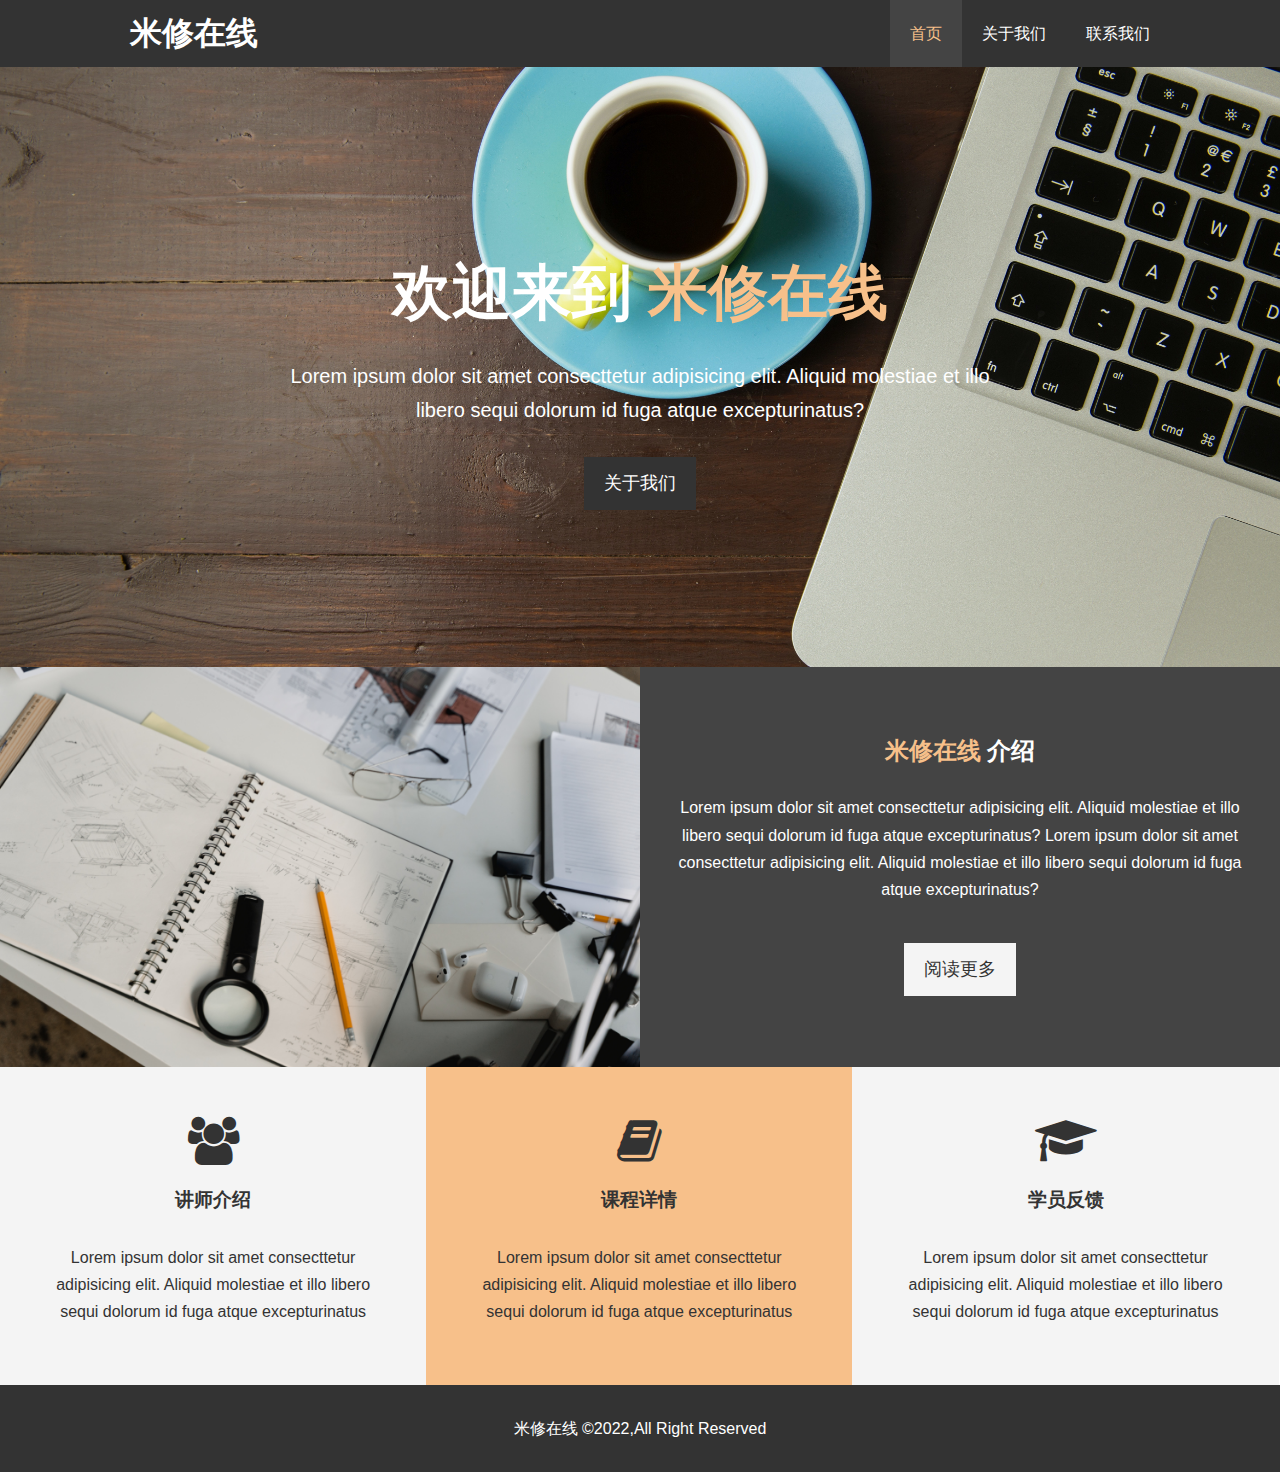
<file: index.html>
<!DOCTYPE html>
<html lang="en">
  <head>
    <meta charset="UTF-8" />
    <meta http-equiv="X-UA-Compatible" content="IE=edge" />
    <meta name="viewport" content="width=device-width, initial-scale=1.0" />
    <meta name="discription" content="欢迎来到米修在线" />
    <meta name="keywords" content="前端学习" />
    <link rel="stylesheet" href="./CSS/style.css" />
    <link rel="stylesheet" href="./CSS/font-awesome.min.css" />
    <title>米修在线|首页</title>
  </head>
  <body>
    <header>
      <nav id="navbar">
        <div class="container">
          <h1><a href="index.html">米修在线</a></h1>
          <ul>
            <li><a href="index.html" class="current">首页</a></li>
            <li><a href="about.html">关于我们</a></li>
            <li><a href="contact.html">联系我们</a></li>
          </ul>
        </div>
      </nav>
      <div id="showcase">
        <div class="container">
          <div class="showcase-content">
            <h1>欢迎来到<span class="text-primary"> 米修在线</span></h1>
            <p>
              Lorem ipsum dolor sit amet consecttetur adipisicing elit. Aliquid
              molestiae et illo libero sequi dolorum id fuga atque
              excepturinatus?
            </p>
            <a class="btn" href="about.html">关于我们</a>
          </div>
        </div>
      </div>
    </header>
    <section id="home-info" class="bg-dark">
      <div class="info-img"></div>
      <div class="info-content">
        <h2><span class="text-primary">米修在线 </span>介绍</h2>
        <p>
          Lorem ipsum dolor sit amet consecttetur adipisicing elit. Aliquid
          molestiae et illo libero sequi dolorum id fuga atque excepturinatus?
          Lorem ipsum dolor sit amet consecttetur adipisicing elit. Aliquid
          molestiae et illo libero sequi dolorum id fuga atque excepturinatus?
        </p>
        <a class="btn btn-light" href="./about.html">阅读更多</a>
      </div>
    </section>
    <section id="feature">
      <div class="box bg-light">
        <i class="fa fa-users fa-3x" aria-hidden="true"></i>
        <h3>讲师介绍</h3>
        <p>
          Lorem ipsum dolor sit amet consecttetur adipisicing elit. Aliquid
          molestiae et illo libero sequi dolorum id fuga atque excepturinatus
        </p>
      </div>
      <div class="box bg-primary">
        <i class="fa fa-book fa-3x" aria-hidden="true"></i>
        <h3>课程详情</h3>
        <p>
          Lorem ipsum dolor sit amet consecttetur adipisicing elit. Aliquid
          molestiae et illo libero sequi dolorum id fuga atque excepturinatus
        </p>
      </div>
      <div class="box bg-light">
        <i class="fa fa-graduation-cap fa-3x" aria-hidden="true"></i>
        <h3>学员反馈</h3>
        <p>
          Lorem ipsum dolor sit amet consecttetur adipisicing elit. Aliquid
          molestiae et illo libero sequi dolorum id fuga atque excepturinatus
        </p>
      </div>
    </section>
    <footer id="main-footer">
      <p>米修在线 &copy;2022,All Right Reserved</p>
    </footer>
  </body>
</html>
</file>
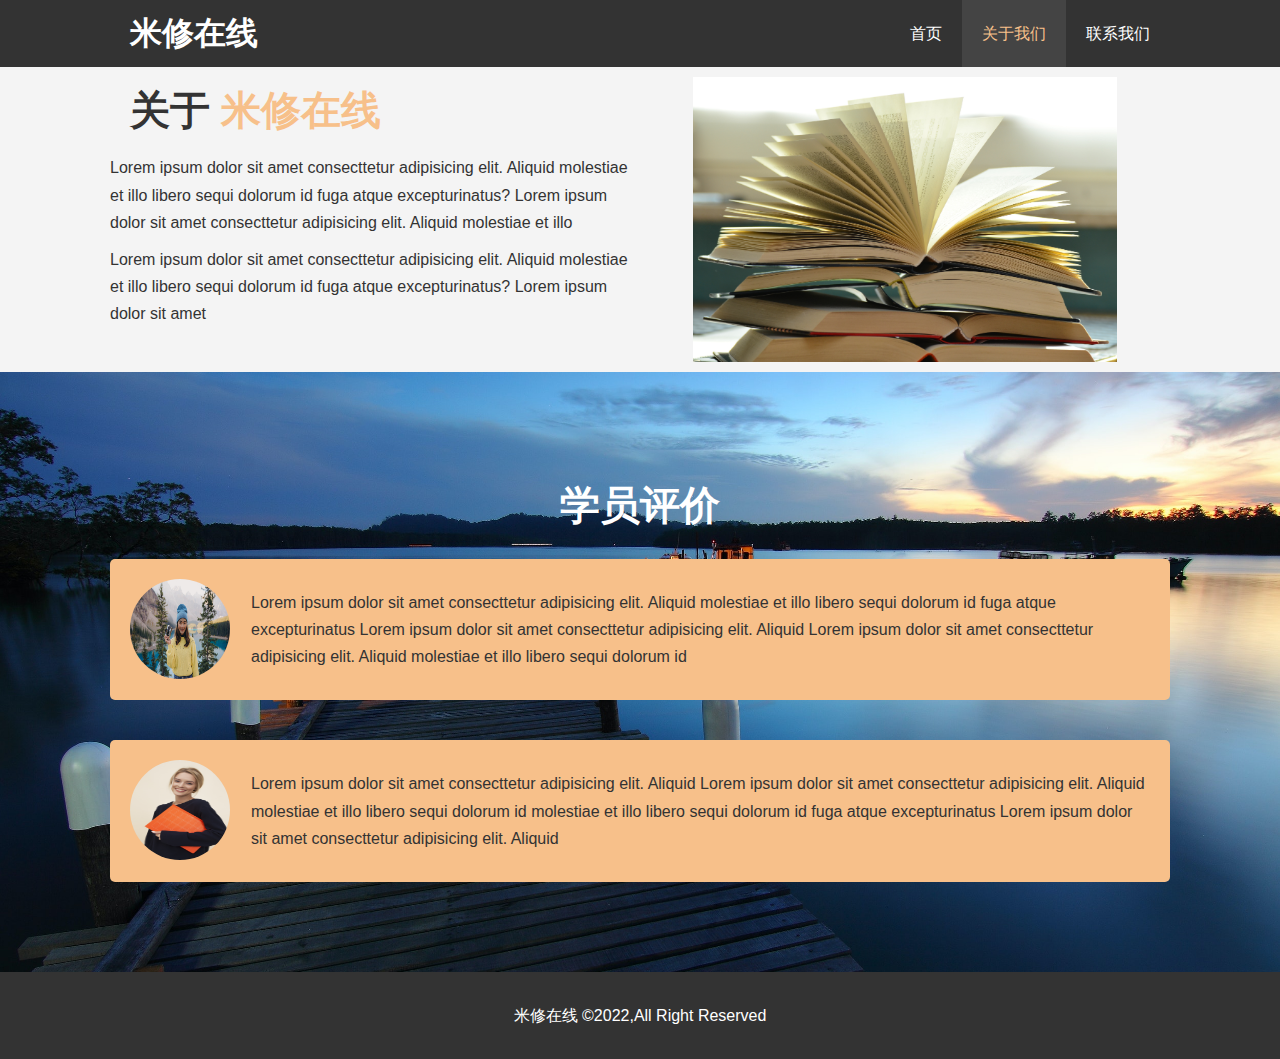
<file: about.html>
<!DOCTYPE html>
<html lang="en">
  <head>
    <meta charset="UTF-8" />
    <meta http-equiv="X-UA-Compatible" content="IE=edge" />
    <meta name="viewport" content="width=device-width, initial-scale=1.0" />
    <meta name="discription" content="欢迎来到米修在线" />
    <meta name="keywords" content="前端学习" />
    <link rel="stylesheet" href="./CSS/style.css" />
    <link rel="stylesheet" href="./CSS/font-awesome.min.css" />
    <title>米修在线|关于我们</title>
  </head>
  <body>
    <header>
      <nav id="navbar">
        <div class="container">
          <h1><a href="index.html">米修在线</a></h1>
          <ul>
            <li><a href="index.html">首页</a></li>
            <li><a href="index.html" class="current">关于我们</a></li>
            <li><a href="contact.html">联系我们</a></li>
          </ul>
        </div>
      </nav>
    </header>
    <section id="about-info" class="py bg-light">
      <div class="container">
        <div class="info-left">
          <h1 class="l-heading">
            关于 <span class="text-primary"> 米修在线</span>
          </h1>
          <p>
            Lorem ipsum dolor sit amet consecttetur adipisicing elit. Aliquid
            molestiae et illo libero sequi dolorum id fuga atque excepturinatus?
            Lorem ipsum dolor sit amet consecttetur adipisicing elit. Aliquid
            molestiae et illo
          </p>
          <p>
            Lorem ipsum dolor sit amet consecttetur adipisicing elit. Aliquid
            molestiae et illo libero sequi dolorum id fuga atque excepturinatus?
            Lorem ipsum dolor sit amet
          </p>
        </div>
        <div class="info-right">
          <img src="./images/about-bg.jpg" alt="米修在线" />
        </div>
      </div>
    </section>
    <section id="testimonials">
      <div class="container">
        <h2 class="l-heading">学员评价</h2>
        <div class="testimonial bg-primary">
          <img src="./images/about-people1.jpg" alt="Jan" />
          <p>
            Lorem ipsum dolor sit amet consecttetur adipisicing elit. Aliquid
            molestiae et illo libero sequi dolorum id fuga atque excepturinatus
            Lorem ipsum dolor sit amet consecttetur adipisicing elit. Aliquid
            Lorem ipsum dolor sit amet consecttetur adipisicing elit. Aliquid
            molestiae et illo libero sequi dolorum id
          </p>
        </div>
        <div class="testimonial bg-primary">
          <img src="./images/about-people2.jpg" alt="Lucy" />
          <p>
            Lorem ipsum dolor sit amet consecttetur adipisicing elit. Aliquid
            Lorem ipsum dolor sit amet consecttetur adipisicing elit. Aliquid
            molestiae et illo libero sequi dolorum id molestiae et illo libero
            sequi dolorum id fuga atque excepturinatus Lorem ipsum dolor sit
            amet consecttetur adipisicing elit. Aliquid
          </p>
        </div>
      </div>
    </section>
    <footer id="main-footer">
      <p>米修在线 &copy;2022,All Right Reserved</p>
    </footer>
  </body>
</html>
</file>
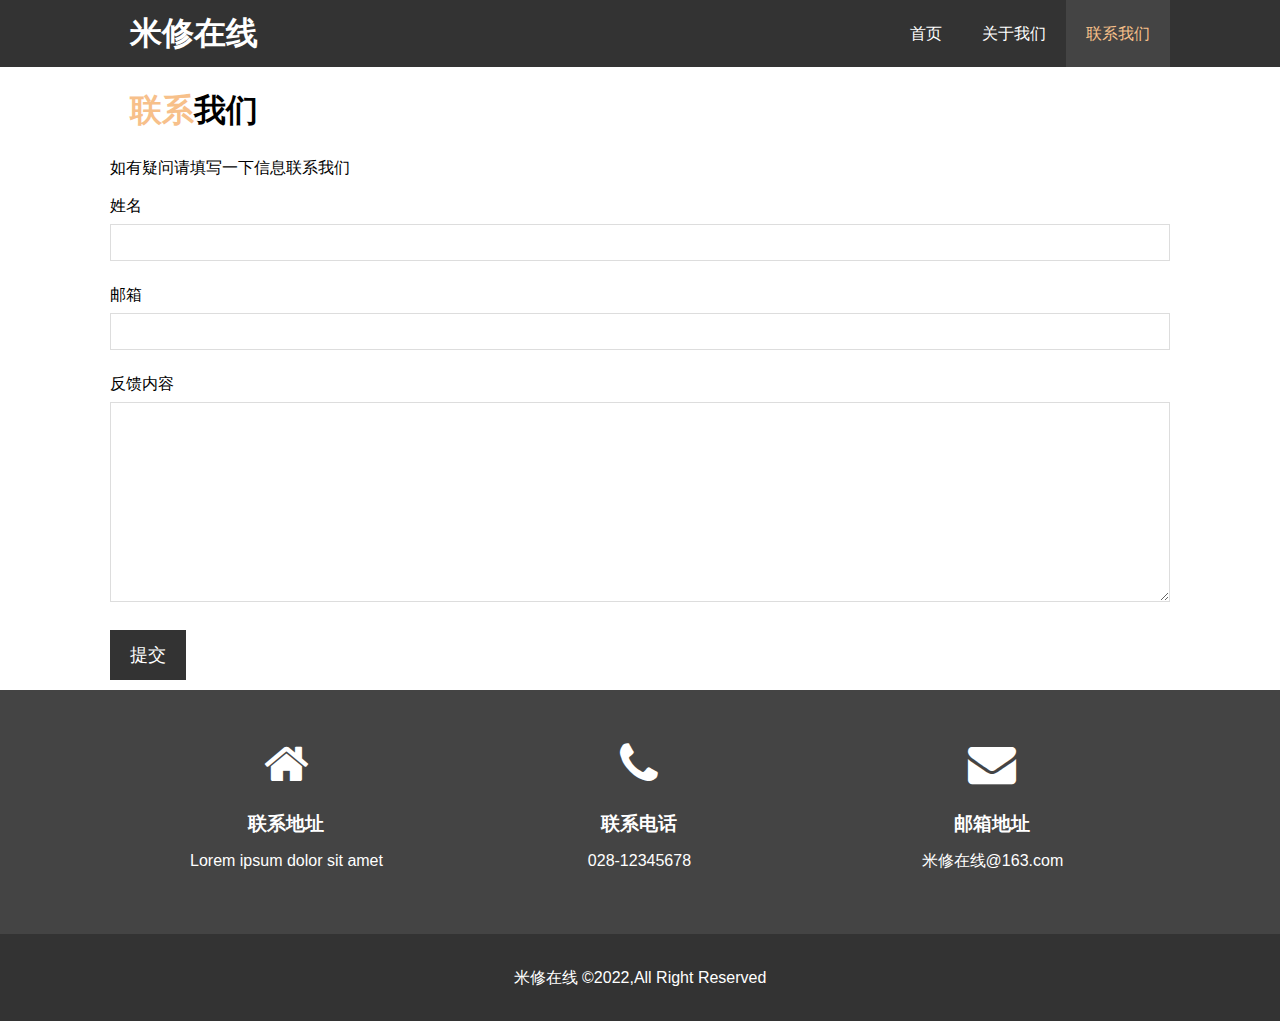
<file: contact.html>
<!DOCTYPE html>
<html lang="en">
  <head>
    <meta charset="UTF-8" />
    <meta http-equiv="X-UA-Compatible" content="IE=edge" />
    <meta name="viewport" content="width=device-width, initial-scale=1.0" />
    <link rel="stylesheet" href="./CSS/style.css" />
    <link rel="stylesheet" href="./CSS/font-awesome.min.css" />
    <title>米修在线|联系我们</title>
  </head>
  <body>
    <header>
      <nav id="navbar">
        <div class="container">
          <h1><a href="index.html">米修在线</a></h1>
          <ul>
            <li><a href="index.html">首页</a></li>
            <li><a href="index.html">关于我们</a></li>
            <li><a href="index.html" class="current">联系我们</a></li>
          </ul>
        </div>
      </nav>
    </header>
    <section id="conatct-form" class="py">
      <div class="container">
        <h1><span class="text-primary">联系</span>我们</h1>
        <p>如有疑问请填写一下信息联系我们</p>
        <form action="process.php">
          <div class="form-group">
            <label for="name">姓名</label>
            <input type="text" name="name" id="name" />
          </div>
          <div class="form-group">
            <label for="email">邮箱</label>
            <input type="text" name="email" id="email" />
          </div>
          <div class="form-group">
            <label for="message">反馈内容</label>
            <textarea type="" name="message" id="message"></textarea>
          </div>
          <button type="submit" class="btn">提交</button>
        </form>
      </div>
    </section>
    <section id="contact-info" class="bg-dark">
      <div class="container">
        <div class="box">
          <i class="fa fa-home fa-3x" aria-hidden="true"></i>
          <h3>联系地址</h3>
          <p>Lorem ipsum dolor sit amet</p>
        </div>
        <div class="box">
          <i class="fa fa-phone fa-3x" aria-hidden="true"></i>
          <h3>联系电话</h3>
          <p>028-12345678</p>
        </div>
        <div class="box">
          <i class="fa fa-envelope fa-3x" aria-hidden="true"></i>
          <h3>邮箱地址</h3>
          <p>米修在线@163.com</p>
        </div>
      </div>
    </section>
    <footer id="main-footer">
      <p>米修在线 &copy;2022,All Right Reserved</p>
    </footer>
  </body>
</html>
</file>
<file: CSS/style.css>
/* reset */
* {
  padding: 0;
  margin: 0;
  box-sizing: border-box;
  list-style: none;
}
/* 公共样式 */
/* main style */
html,body {
  font-family: 'Segoe UI',Tahoma,Geneva,Verdana,sans-serif;
  line-height: 1.7em;
}
a {
  color: #333;
  text-decoration: none;
}
h1,h2,h3 {
  padding: 20px;
}
p {
  margin: 10px 0;
}
.text-primary {
  color: #f7c08a;
}
.bg-dark {
  background-color: #444;
  color: #fff;
}
.py {
  padding: 10px 0;
}
/* 首页样式 */
/* utility classes */
.container {
  margin: 0 auto;
  max-width: 1100px;
  overflow: hidden;
  padding: 0 20px;
}
#navbar {
  background-color: #333;
  color: #fff;
  overflow: auto;
}
#navbar a{
  color: #fff;
}
#navbar h1{
  float: left;
  padding-top: 20px;
}
#navbar ul {
  float: right;
}
#navbar ul li {
  float: left;
}
#navbar ul li a {
  display: block;
  padding: 20px;
  text-align: center;
}
#navbar ul li a:hover {
  background-color: #444;
  color: #f7c08a;
}
#navbar ul li a.current {
  background-color: #444;
  color: #f7c08a;
}

/* showcase */
#showcase {
  background: url("../images/index-bg.jpg") no-repeat center center/cover;
  height: 600px;
}
#showcase .showcase-content {
  color: #fff;
  text-align: center;
  padding: 170px;
}
.showcase-content h1 {
  font-size: 60px;
  line-height: 1.2em;
}
.showcase-content p {
  font-size: 20px;
  line-height: 1.7em;
  padding-bottom: 20px;
}
 .btn {
  display: inline-block;
  font-size: 18px;
  color: #fff;
  background-color: #333;
  padding: 13px 20px;
}
 .btn:hover {
  background-color: #f7c08a;
}
.btn-light {
  background-color: #f4f4f4;
  color: #333;
}
/* home-info */
#home-info {
  height: 400px;
} 
.info-img {
  float: left;
  width: 50%;
  background:url('../images/index-bg1.jpg') no-repeat  center  center/cover;
  height: 100%;
}
#home-info .info-content {
  float: right;
  width: 50%;
  text-align: center;
  height: 100%;
  padding: 50px 30px;
  overflow: hidden;
}
#home-info .info-content p {
  padding-bottom: 30px;
}

/* feature */
#feature {
  overflow:auto;
}
.box {
  float: left;
  width: 33.3%;
  padding: 50px;
  text-align: center;
}
.box i {
  margin-bottom: 10pxs;
}
.bg-light {
  background-color: #f4f4f4;
  color: #333;
}
.bg-primary {
background-color: #f7c08a;
color: #333;
}
/*  关于我们页面 */
/* about-info */
#about-info .info-left{
  float: left;
  width: 50%;
  height: 100%;
}
#about-info .info-right {
  float: right;
  width: 50%;
  height: 50%;
}
#about-info .info-right img {
  display: block;
  width: 80%;
  margin: 0 auto;
}

.l-heading {
  font-size: 40px;
  padding-top: 20px;
}

/* testimonials */
#testimonials {
  padding-top: 100px;
height: 600px;
background: url('../images/about-peopbg.jpg')repeat center center/cover;
}
#testimonials h2 {
  color: #fff;
  text-align: center;
  padding-bottom: 40px;
}
#testimonials .testimonial  {
  padding: 20px;
  margin-bottom: 40px;
  border-radius: 5px;
}
#testimonials .testimonial p {
  margin-left: 121px;
}
#testimonials .testimonial img {
  float: left;
  width: 100px;
  height: 100px;
  border-radius: 50%;
}
/*  联系我们页面 */
/* conatct-form */
#conatct-form .form-group {
  margin-bottom: 20px;
}
#conatct-form label {
  display: block;
  margin-bottom: 5px;
}
#conatct-form  input, #conatct-form textarea{
  width: 100%;
  padding: 10px;
  border:1px solid #ddd;
}
#conatct-form textarea {
  height: 200px;
}
#conatct-form  input:focus, #conatct-form textarea:focus {
  outline: none;
  border-color: #f7c08a;
}
#conatct-form button {
  border: none;
}
#contact-info .box h3 {
  padding: 20px 20px 0 20px;
}
/* footer */
#main-footer {
  text-align: center;
  background-color: #333;
  color: #fff;
  padding: 20px;
}
</file>
